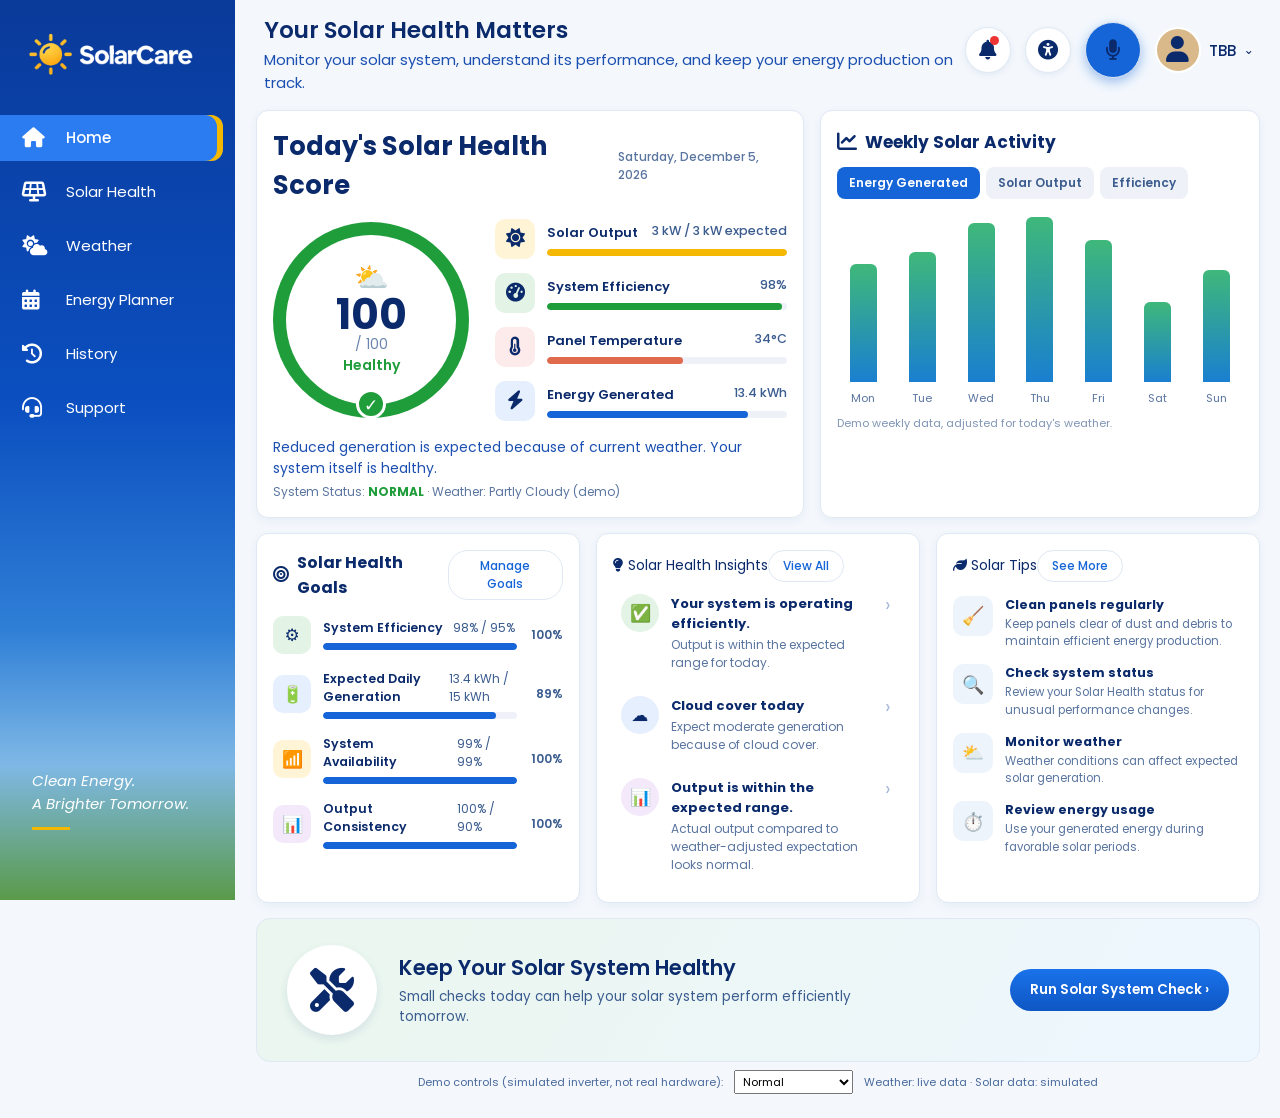
<file: solar-health.html>
<!DOCTYPE html>
<html lang="en">
<head>
<meta charset="UTF-8">
<meta name="viewport" content="width=device-width, initial-scale=1">
<title>SolarCare – Solar Health</title>
<link rel="preconnect" href="https://fonts.googleapis.com">
<link href="https://fonts.googleapis.com/css2?family=Poppins:wght@400;500;600;700&display=swap" rel="stylesheet">
<link rel="stylesheet" href="https://cdnjs.cloudflare.com/ajax/libs/font-awesome/6.7.2/css/all.min.css">
<link rel="stylesheet" href="style.css">
<link rel="stylesheet" href="solar-health.css">
</head>
<body>

<!-- ============ SIDEBAR (same structure/classes as Home Page) ============ -->
<aside class="sidebar">
  <div class="logo">
	<img src="solarcare-logo.png" alt="SolarCare Logo">
  </div>
  <nav aria-label="Main navigation">
    <button class="nav-item active" data-page="home"><span><i class="fa-solid fa-house"></i></span> Home</button>
    <button class="nav-item" data-page="solar-health"><span><i class="fa-solid fa-solar-panel"></i></span> Solar Health</button>
    <button class="nav-item" data-page="weather"><span><i class="fa-solid fa-cloud-sun"></i></span>Weather</button>
    <button class="nav-item" data-page="planner"><span><i class="fa-solid fa-calendar-days"></i></span>Energy Planner</button>
    <button class="nav-item" data-page="history"><span><i class="fa-solid fa-clock-rotate-left"></i></span>History</button>
    <button class="nav-item" data-page="support"><span><i class="fa-solid fa-headset"></i></span>Support</button>
  </nav>
  <div class="tagline">Clean Energy.<br>A Brighter Tomorrow.<i></i></div>
</aside>

<!-- ============ MAIN ============ -->
<main class="main">
  <header class="topbar">
    <div>
      <h1>Your Solar Health Matters</h1>
      <p>Monitor your solar system, understand its performance, and keep your energy production on track.</p>
    </div>
    <div class="top-actions">
      <button class="round" id="btnBell" aria-label="Notifications"> <i class="fa-solid fa-bell"></i><b class="dot"></b></button>
      <button class="round" id="btnAccess" aria-label="Larger text"><i class="fa-solid fa-universal-access"></i></button>
      <button class="round mic" id="btnVoice" aria-label="Voice alert"><i class="fa-solid fa-microphone"></i></button>
      <button class="profile" data-page="profile"><span class="avatar"><i class="fa-solid fa-user"></i></span> TBB <small>⌄</small></button>
    </div>
  </header>

  <!-- ROW 1: Summary + Weekly chart -->
  <section class="row sh-row1">
    <article class="card sh-summary">
      <div class="ch"><h2>Today's Solar Health Score</h2><span class="sh-date" id="todayDate"></span></div>
      <div class="sh-summary-body">
        <div class="ring" id="ring">
          <div class="ring-in">
            <span class="ring-sun" id="ringIcon">
				<i class="fa-solid fa-sun"></i>
			</span>
            <strong id="scorePct">92</strong>
            <small class="sh-of100">/ 100</small>
            <em id="scoreLabel">Healthy</em>
            <span class="check" id="scoreIcon">✓</span>
          </div>
        </div>
        <div class="sh-metrics">
          <div class="sh-metric-row">
			<span class="sh-m-icon" style="background:#fff4d6">
				<i class="fa-solid fa-sun"></i>
			</span>
            <div class="sh-m-info"><b>Solar Output</b><span id="mOutputVal">3.8 kW / 4.0 kW expected</span>
              <div class="sh-bar"><div class="sh-bar-fill" id="mOutputBar" style="background:#f5b800"></div></div></div>
          </div>
          <div class="sh-metric-row">
            <span class="sh-m-icon" style="background:#e3f3e6">
				<i class="fa-solid fa-gauge-high"></i>
			</span>
            <div class="sh-m-info"><b>System Efficiency</b><span id="mEffVal">95%</span>
              <div class="sh-bar"><div class="sh-bar-fill" id="mEffBar" style="background:#1f9d3a"></div></div></div>
          </div>
          <div class="sh-metric-row">
            <span class="sh-m-icon" style="background:#fdeaea">
				<i class="fa-solid fa-temperature-half"></i>
			</span>
            <div class="sh-m-info"><b>Panel Temperature</b><span id="mTempVal">34°C</span>
              <div class="sh-bar"><div class="sh-bar-fill" id="mTempBar" style="background:#e06a4d"></div></div></div>
          </div>
          <div class="sh-metric-row">
            <span class="sh-m-icon" style="background:#e6effd">
				<i class="fa-solid fa-bolt"></i>
			</span>
            <div class="sh-m-info"><b>Energy Generated</b><span id="mEnergyVal">12.6 kWh</span>
              <div class="sh-bar"><div class="sh-bar-fill" id="mEnergyBar" style="background:#1565d8"></div></div></div>
          </div>
        </div>
      </div>
      <p class="sh-summary-msg" id="summaryMsg">Your solar system is operating normally.</p>
      <p class="sh-status-line">System Status: <b id="statusVal">Normal</b> · Weather: <span id="statusWeather">Loading…</span></p>
    </article>

    <article class="card sh-chart-card">
      <div class="ch"><h2><span class="sh-runner">
			<i class="fa-solid fa-chart-line"></i>
		</span> Weekly Solar Activity</h2>
        <div class="sh-tabs" role="tablist">
          <button class="on" data-tab="energy" role="tab" aria-selected="true">Energy Generated</button>
          <button data-tab="output" role="tab" aria-selected="false">Solar Output</button>
          <button data-tab="efficiency" role="tab" aria-selected="false">Efficiency</button>
        </div>
      </div>
      <div class="sh-bars" id="weekChart"></div>
      <p class="sh-demo-label">Demo weekly data, adjusted for today's weather.</p>
    </article>
  </section>

  <!-- ROW 2: Goals / Insights / Tips -->
  <section class="row sh-row2">
    <article class="card sh-goals">
      <div class="ch"><h2><span class="sh-target">
			<i class="fa-solid fa-bullseye"></i>
		</span> Solar Health Goals</h2><button class="sh-pill-btn" id="btnManageGoals">Manage Goals</button></div>
      <div id="goalsList"></div>
    </article>

    <article class="card sh-insights">
      <span class="sh-bulb">
			<i class="fa-solid fa-lightbulb"></i>
		</span> Solar Health Insights</h2><button class="sh-pill-btn" id="btnViewAll">View All</button></div>
      <div id="insightsList"></div>
    </article>

    <article class="card sh-tips">
      <span class="sh-leaf">
			<i class="fa-solid fa-leaf"></i>
		</span> Solar Tips</h2><button class="sh-pill-btn" id="btnSeeMore">See More</button></div>
      <div id="tipsList"></div>
    </article>
  </section>

  <!-- BOTTOM BANNER -->
  <section class="sh-banner">
    <div class="sh-banner-illus" aria-hidden="true">
		<i class="fa-solid fa-screwdriver-wrench"></i>
	</div>
    <div class="sh-banner-text">
      <h2>Keep Your Solar System Healthy</h2>
      <p>Small checks today can help your solar system perform efficiently tomorrow.</p>
    </div>
    <button class="sh-banner-cta" id="btnSystemCheck">Run Solar System Check ›</button>
  </section>

  <footer class="demo">Demo controls (simulated inverter, not real hardware):
    <select id="demoState" aria-label="Simulated system state">
      <option value="normal">Normal</option><option value="low">Low output fault</option><option value="offline">System offline</option>
    </select>
    <span id="dataNote">Weather: live data · Solar data: simulated</span>
  </footer>
</main>

<div class="toast" id="toast" role="status"></div>

<!-- Manage Goals modal -->
<div class="modal" id="goalsModal" hidden>
  <form class="modal-box" id="goalsForm">
    <h2>Manage Solar Health Goals</h2>
    <label>Target system efficiency (%)<input id="goalEff" type="number" min="1" max="100" required></label>
    <label>Target daily generation (kWh)<input id="goalGen" type="number" min="1" max="100" step="0.1" required></label>
    <label>Target system availability (%)<input id="goalAvail" type="number" min="1" max="100" required></label>
    <label>Target output consistency (%)<input id="goalCons" type="number" min="1" max="100" required></label>
    <div class="modal-actions">
      <button type="button" id="closeGoals">Cancel</button>
      <button type="submit" class="primary">Save goals</button>
    </div>
    <small>Saved in this browser (localStorage) and kept after refresh.</small>
  </form>
</div>

<!-- View All insights modal -->
<div class="modal" id="insightsModal" hidden>
  <div class="modal-box">
    <h2>All Solar Health Insights</h2>
    <div id="insightsAll" class="sh-modal-list"></div>
    <div class="modal-actions"><button type="button" id="closeInsights" class="primary">Close</button></div>
  </div>
</div>

<!-- See More tips modal -->
<div class="modal" id="tipsModal" hidden>
  <div class="modal-box">
    <h2>All Solar Tips</h2>
    <div id="tipsAll" class="sh-modal-list"></div>
    <div class="modal-actions"><button type="button" id="closeTips" class="primary">Close</button></div>
  </div>
</div>

<!-- Solar System Check modal -->
<div class="modal" id="checkModal" hidden>
  <div class="modal-box">
    <h2>Solar System Check</h2>
    <div id="checkBody" class="sh-modal-list"></div>
    <div class="modal-actions"><button type="button" id="closeCheck" class="primary">Close</button></div>
  </div>
</div>

<script src="solar-health.js"></script>
</body>
</html>
</file>
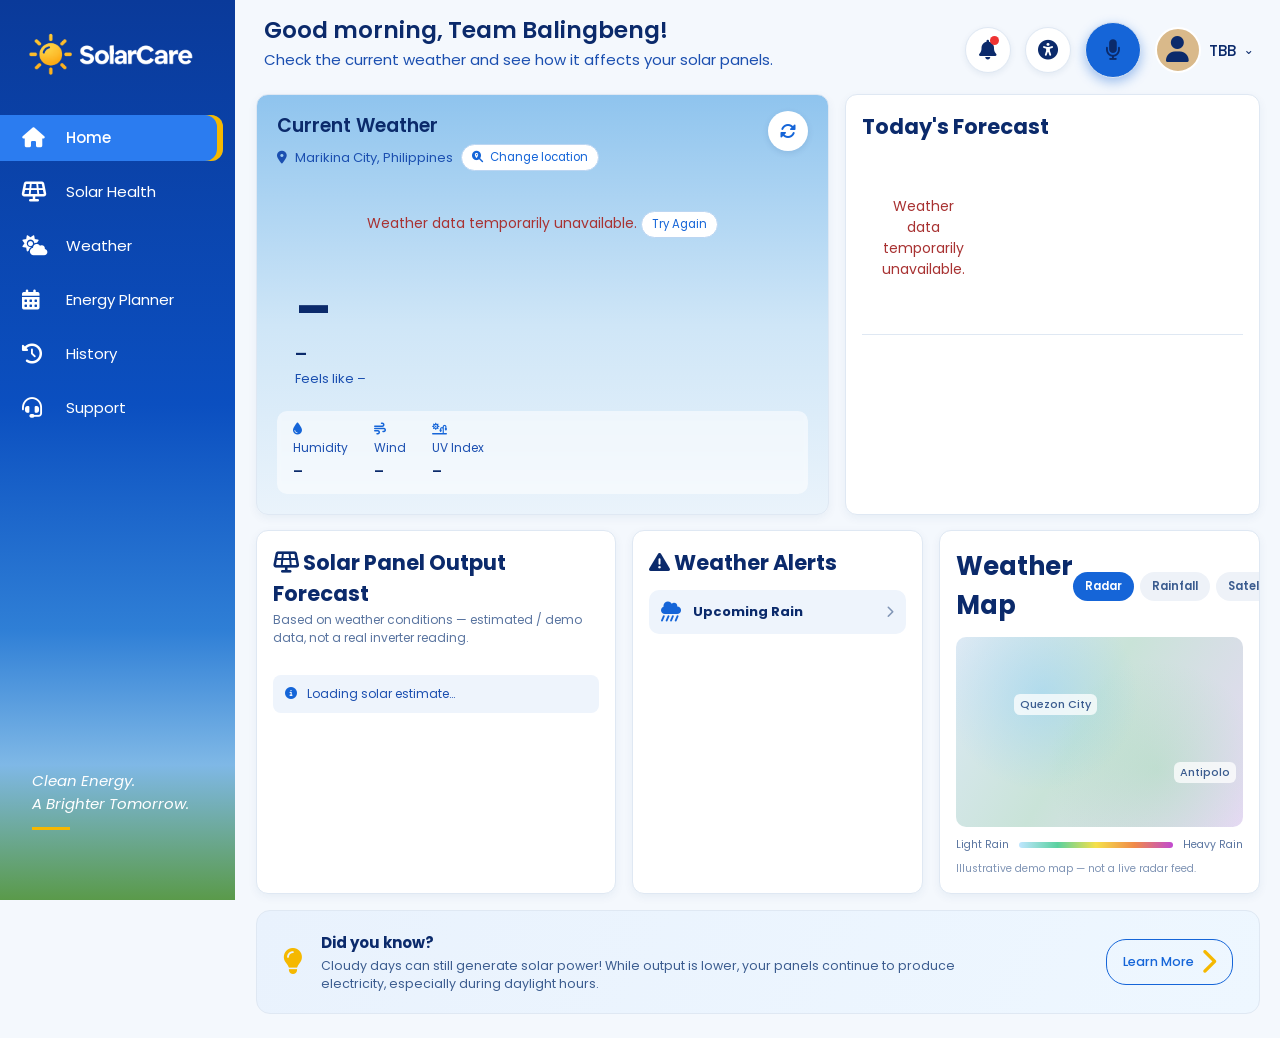
<file: weather.html>
<!DOCTYPE html>
<html lang="en">
<head>
<meta charset="UTF-8">
<meta name="viewport" content="width=device-width, initial-scale=1">
<title>SolarCare – Weather</title>
<link rel="preconnect" href="https://fonts.googleapis.com">
<link href="https://fonts.googleapis.com/css2?family=Poppins:wght@400;500;600;700&display=swap" rel="stylesheet">
<link rel="stylesheet" href="https://cdnjs.cloudflare.com/ajax/libs/font-awesome/6.5.1/css/all.min.css">
<!-- Shared SolarCare design system (same file used by the Home Page / Solar Health page). Not modified. -->
<link rel="stylesheet" href="style.css">
<!-- Page-specific additions, scoped with the w- prefix so other pages are unaffected -->
<link rel="stylesheet" href="weather.css">
</head>
<body>

<!-- ============ SIDEBAR (same structure/classes as the rest of SolarCare) ============ -->
<aside class="sidebar">
  <div class="logo">
	<img src="solarcare-logo.png" alt="SolarCare Logo">
  </div>
  <nav aria-label="Main navigation">
    <button class="nav-item active" data-page="home"><span><i class="fa-solid fa-house"></i></span> Home</button>
    <button class="nav-item" data-page="solar-health"><span><i class="fa-solid fa-solar-panel"></i></span> Solar Health</button>
    <button class="nav-item" data-page="weather"><span><i class="fa-solid fa-cloud-sun"></i></span>Weather</button>
    <button class="nav-item" data-page="planner"><span><i class="fa-solid fa-calendar-days"></i></span>Energy Planner</button>
    <button class="nav-item" data-page="history"><span><i class="fa-solid fa-clock-rotate-left"></i></span>History</button>
    <button class="nav-item" data-page="support"><span><i class="fa-solid fa-headset"></i></span>Support</button>
  </nav>
  <div class="tagline">Clean Energy.<br>A Brighter Tomorrow.<i></i></div>
</aside>

<!-- ============ MAIN ============ -->
<main class="main">
  <header class="topbar">
    <div>
      <h1 id="greeting">Good morning, Team Balingbeng!</h1>
      <p>Check the current weather and see how it affects your solar panels.</p>
    </div>
    <div class="top-actions">
      <button class="round" id="btnBell" aria-label="Notifications"> <i class="fa-solid fa-bell"></i><b class="dot"></b></button>
      <button class="round" id="btnAccess" aria-label="Larger text"><i class="fa-solid fa-universal-access"></i></button>
      <button class="round mic" id="btnVoice" aria-label="Voice alert"><i class="fa-solid fa-microphone"></i></button>
      <button class="profile" data-page="profile"><span class="avatar"><i class="fa-solid fa-user"></i></span> TBB <small>⌄</small></button>
    </div>
  </header>

  <!-- ROW 1: Current weather + Today's forecast -->
  <section class="row w-row1">
    <article class="card w-current">
      <div class="w-cur-top">
        <div>
          <h2>Current Weather</h2>
          <p class="w-loc"><i class="fa-solid fa-location-dot"></i> <span id="locName">Locating…</span>
            <button id="btnChangeLoc" class="w-chip"><i class="fa-solid fa-magnifying-glass-location"></i> Change location</button></p>
        </div>
        <button id="btnRefresh" class="w-refresh" aria-label="Refresh weather"><i class="fa-solid fa-rotate"></i></button>
      </div>

      <div id="curLoading" class="w-state">Loading weather data…</div>
      <div id="curError" class="w-state w-error" hidden>Weather data temporarily unavailable.
        <button id="btnRetry" class="w-chip">Try Again</button></div>

      <div id="curBody" class="w-cur-body" hidden>
        <div class="w-cur-left">
          <i class="w-cur-icon" id="curIcon"></i>
          <div><span class="w-temp" id="curTemp">–</span>
            <p class="w-cond" id="curCond">–</p>
            <p class="w-feels">Feels like <span id="curFeels">–</span></p>
          </div>
        </div>
        <div class="w-cur-stats">
          <span><i class="fa-solid fa-droplet"></i> Humidity<b id="curHumidity">–</b></span>
          <span><i class="fa-solid fa-wind"></i> Wind<b id="curWind">–</b></span>
          <span><i class="fa-solid fa-sun-plant-wilt"></i> UV Index<b id="curUv">–</b></span>
        </div>
      </div>
    </article>

    <article class="card w-forecast">
      <h2>Today's Forecast</h2>
      <div class="w-hourly" id="hourlyList"><div class="w-state">Loading…</div></div>
      <div class="w-daily" id="dailyList"></div>
    </article>
  </section>

  <!-- ROW 2: Solar output + Alerts + Map -->
  <section class="row w-row2">
    <article class="card w-solar">
      <h2><i class="fa-solid fa-solar-panel"></i> Solar Panel Output Forecast</h2>
      <p class="w-sub">Based on weather conditions — estimated / demo data, not a real inverter reading.</p>
      <div class="w-solar-grid" id="solarGrid"></div>
      <div class="w-note" id="solarNote"><i class="fa-solid fa-circle-info"></i><p>Loading solar estimate…</p></div>
    </article>

    <article class="card w-alerts">
      <h2><i class="fa-solid fa-triangle-exclamation"></i> Weather Alerts</h2>
      <div id="alertsBody"></div>
      <div class="w-rain-card" id="rainCard" hidden>
        <i class="fa-solid fa-cloud-showers-heavy"></i>
        <div><b>Upcoming Rain</b><p id="rainText"></p></div>
        <i class="fa-solid fa-chevron-right"></i>
      </div>
    </article>

    <article class="card w-map">
      <div class="ch"><h2>Weather Map</h2>
        <div class="w-tabs">
          <button class="on" data-map="radar">Radar</button>
          <button data-map="rain">Rainfall</button>
          <button data-map="sat">Satellite</button>
        </div>
      </div>
      <div class="w-map-box" id="mapBox">
        <span class="w-map-city" style="left:20%;top:30%">Quezon City</span>
        <span class="w-map-city main" style="left:48%;top:55%"><i class="fa-solid fa-location-dot"></i>Marikina City</span>
        <span class="w-map-city" style="left:76%;top:66%">Antipolo</span>
      </div>
      <div class="w-map-legend"><span>Light Rain</span><i></i><span>Heavy Rain</span></div>
      <p class="w-demo-label">Illustrative demo map — not a live radar feed.</p>
    </article>
  </section>

  <!-- BANNER -->
  <section class="w-banner">
    <i class="fa-solid fa-lightbulb"></i>
    <div class="w-banner-text"><b>Did you know?</b>
      <p id="funFact">Cloudy days can still generate solar power! While output is lower, your panels continue to produce electricity, especially during daylight hours.</p>
    </div>
    <button class="w-banner-cta" id="btnLearnMore">Learn More <i class="fa-solid fa-chevron-right"></i></button>
  </section>
</main>

<div class="toast" id="toast" role="status"></div>

<!-- Change location modal -->
<div class="modal" id="locModal" hidden>
  <div class="modal-box">
    <h2>Change Location</h2>
    <label>Search a city<input id="locInput" type="text" placeholder="e.g. Cebu City" autocomplete="off"></label>
    <div id="locResults" class="w-loc-results"></div>
    <div class="modal-actions"><button type="button" id="closeLoc">Close</button></div>
    <small>Location search uses the free Open-Meteo geocoding service.</small>
  </div>
</div>

<!-- Learn more modal -->
<div class="modal" id="learnModal" hidden>
  <div class="modal-box">
    <h2>Weather &amp; Your Solar System</h2>
    <div id="learnBody" class="w-loc-results"></div>
    <div class="modal-actions"><button type="button" id="closeLearn" class="primary">Close</button></div>
  </div>
</div>

<script src="weather.js"></script>
</body>
</html>
</file>
<file: style.css>
/* ===== Base ===== */
:root{--navy:#0b2a6b;--blue:#1565d8;--green:#1f9d3a;--yellow:#f5b800;--red:#d93a3a;--line:#dfe8f3;--bg:#f4f8fd}
*{box-sizing:border-box;margin:0;padding:0}
html{font-size:14px}
body{font-family:'Poppins',system-ui,sans-serif;background:var(--bg);color:var(--navy);min-width:320px}
body.big{font-size:116%}
button{font:inherit;color:inherit;cursor:pointer;border:0;background:none}
button:focus-visible,a:focus-visible,select:focus-visible{outline:3px solid var(--yellow);outline-offset:2px}

/* ===== Sidebar ===== */
.sidebar{position:fixed;inset:0 auto 0 0;width:235px;background:linear-gradient(180deg,#0a3a9a 0%,#0b4fc0 45%,#2f7fd6 70%,#7fb8e6 85%,#5a9a4a 100%);color:#fff;display:flex;flex-direction:column;padding-top:20px;z-index:5}
.logo{font-size:25px;font-weight:600;padding:0 26px;margin-bottom:26px;display:flex;gap:8px;align-items:center}
.logo-sun{font-size:32px}
.logo img {width: 170px; height: auto; display: block; object-fit: contain;}
.nav-item{display:flex;align-items:center;gap:20px;width:calc(100% - 12px);text-align:left;padding:0 22px;height:46px;margin-bottom:8px;font-size:15px;color:#fff;transition:background .2s}
.nav-item span{width:24px;font-size:20px}
.nav-item:hover{background:rgba(255,255,255,.12)}
.nav-item.active{background:#2b7cf0;border-radius:0 12px 12px 0;box-shadow:-6px 0 0 #f5b800 inset;font-weight:500}
.tagline{margin-top:auto;padding:0 32px 70px;font-style:italic;font-size:15px;line-height:1.5}
.tagline i{display:block;width:38px;height:3px;background:var(--yellow);margin-top:12px}

/* ===== Main / topbar ===== */
.main{margin-left:235px;padding:14px 20px 24px 21px}
.topbar{display:flex;justify-content:space-between;align-items:flex-start;padding:2px 0 16px 8px}
.topbar h1{font-size:23px;font-weight:600;line-height:1.3}
.topbar p{font-size:15px;color:#1b4fb0;margin-top:2px}
.top-actions{display:flex;align-items:center;gap:14px;padding-top:6px}
.round{width:46px;height:46px;border-radius:50%;background:#fff;border:1px solid var(--line);font-size:20px;position:relative;box-shadow:0 2px 6px rgba(20,60,120,.08);transition:transform .15s}
.round:hover{transform:translateY(-1px)}
.round.mic{width:56px;height:56px;background:#1565d8;box-shadow:0 4px 12px rgba(21,101,216,.4)}
.dot{position:absolute;top:8px;right:11px;width:9px;height:9px;background:#e33;border-radius:50%}
.profile{display:flex;align-items:center;gap:8px;font-weight:500;font-size:15px;padding-right:6px}
.avatar{width:46px;height:46px;border-radius:50%;background:#d9b98a;display:grid;place-items:center;font-size:26px;border:2px solid #fff}

/* ===== Cards & grid ===== */
.row{display:grid;gap:16px;margin-bottom:15px}
.row1{grid-template-columns:531fr 319fr 330fr}
.row2{grid-template-columns:276fr 247fr 324fr 317fr}
.row3{grid-template-columns:653fr 334fr 197fr}
.card{background:#fff;border:1px solid var(--line);border-radius:12px;box-shadow:0 3px 10px rgba(20,60,120,.06);padding:16px 16px;position:relative;overflow:hidden}
.ch{display:flex;justify-content:space-between;align-items:center;font-size:17px;font-weight:600}
.ch.sm{font-size:15px}
.chev{font-size:26px;line-height:1;color:var(--navy);padding:0 4px;transition:transform .15s}
.chev:hover{transform:translateX(3px)}
h3{font-weight:600}

/* ===== Hero ===== */
.hero{padding:0;background:linear-gradient(180deg,#a9d3f2 0%,#e4f1fa 45%,#f7efc9 70%);min-height:308px}
.hero h2{padding:16px 20px;font-size:19px;position:relative;z-index:2}
.hero-body{display:flex;align-items:center;gap:22px;padding:0 20px;position:relative;z-index:2}
.ring{--c:#1f9d3a;width:196px;height:196px;border-radius:50%;background:conic-gradient(var(--c) calc(var(--p,100)*1%),#d6e3d6 0);display:grid;place-items:center;flex:none;box-shadow:0 0 0 6px rgba(255,255,255,.4)}
.ring-in{width:170px;height:170px;border-radius:50%;background:#fff;display:flex;flex-direction:column;align-items:center;justify-content:center;position:relative;text-align:center}
.ring-sun{font-size:28px;line-height:1}
.ring-in strong{font-size:42px;line-height:1.1;font-weight:700}
.ring-in em{font-style:normal;font-size:14px;font-weight:600;color:var(--c)}
.check{position:absolute;bottom:-14px;width:30px;height:30px;border-radius:50%;background:var(--c);color:#fff;display:grid;place-items:center;font-size:17px;border:3px solid #fff}
.hero-text h3{font-size:21px;line-height:1.4;max-width:270px}
.hero-text p{font-size:16px;margin-top:10px;max-width:250px;color:#1b4fb0;line-height:1.7}
.hero-text small{display:block;margin-top:8px;font-size:11px;color:#3b5c8f}
.panels {
		position:absolute;
		right:-30px;
		bottom:-40px;
		width:340px;
		height:150px;
		background-image:url("solar-panel-bg.jpg");
		background-size:cover;
		background-position:center;
		background-repeat:no-repeat;
		transform:perspective(300px) rotateX(38deg) rotateZ(-14deg);
		border-radius:8px;
		z-index:1;
	}
.hero::after{content:"";position:absolute;left:0;right:0;bottom:0;height:70px;background:linear-gradient(180deg,transparent,rgba(94,140,80,.55));z-index:0}

/* ===== Weather vs hardware ===== */
.wvh{display:flex;align-items:flex-start;justify-content:space-between;margin:12px 0 10px;text-align:center}
.wvh-col{display:flex;flex-direction:column;align-items:center;gap:4px;width:44%;font-size:13px}
.tile{width:100%;height:80px;border-radius:10px;background:#eef3fa;display:grid;place-items:center;font-size:48px}
.arrow{color:#5aa8ef;font-size:22px;padding-top:26px}
.good{color:var(--green);font-weight:500}.good::before{content:"✔ ";}
.bad{color:var(--red);font-weight:500}.bad::before{content:"↓ ";}
.note{display:flex;gap:10px;align-items:center;background:#eff4fa;border:1px solid var(--line);border-radius:8px;padding:10px 12px;font-size:12px;line-height:1.5}
.note span:first-child{font-size:30px}

/* ===== Neighborhood ===== */
.neigh{padding-bottom:10px}
.map{position:relative;height:178px;margin:12px 0 10px;border-radius:8px;background:linear-gradient(115deg,#b9dc93,#cfe6a9 40%,#a9d183);overflow:hidden}
.map::before{content:"";position:absolute;inset:0;background:linear-gradient(28deg,transparent 42%,#dfe3e6 42% 50%,transparent 50%),linear-gradient(-30deg,transparent 60%,#dfe3e6 60% 66%,transparent 66%)}
.map i{position:absolute;font-style:normal;font-size:30px}
.badge{position:absolute;top:10px;right:10px;background:#fff;border-radius:10px;padding:6px 12px;font-size:12px;font-weight:600;z-index:2;box-shadow:0 2px 6px rgba(0,0,0,.15)}
.pin{position:absolute;left:47%;top:20%;font-size:22px;z-index:2}
.neigh h3{font-size:15px;line-height:1.4}
.neigh p{font-size:12px;color:#1b4fb0;margin-top:4px}

/* ===== Row 2 ===== */
.row2 .card{min-height:334px}
.row2 .ch{font-size:16px}
.brief{text-align:center}
.mic-big{width:100px;height:100px;border-radius:50%;background:#fbe28a;display:grid;place-items:center;margin:8px auto 0}
.mic-big span{width:80px;height:80px;border-radius:50%;background:#1565d8;display:grid;place-items:center;font-size:38px}
.play{background:#1565d8;color:#fff;border-radius:8px;padding:7px 18px;font-size:13px;font-weight:500;margin-top:-8px;position:relative;transition:background .2s}
.play:hover{background:#0f4fb0}
blockquote{text-align:left;font-size:14px;line-height:1.55;margin-top:16px;padding-left:4px}
.access{display:flex;gap:8px;text-align:left;font-size:11px;color:#1b6fc0;margin-top:10px;align-items:center}
.glance{text-align:center}
.phone{width:172px;height:230px;margin:12px auto 10px;background:#111;border-radius:26px 26px 0 0;padding:8px 6px 0}
.screen{height:100%;border-radius:20px 20px 0 0;background:linear-gradient(180deg,#a7d3ee,#dbeaf5);padding:34px 8px 0;display:flex;flex-direction:column;align-items:center}
.time{font-size:34px;font-weight:400}.date{font-size:10px}
.widget{margin-top:14px;background:rgba(255,255,255,.9);border-radius:8px;padding:8px;font-size:9px;width:100%;line-height:1.6;display:flex;flex-direction:column}
.widget b{font-size:12px;color:var(--green)}.widget em{font-style:normal;color:var(--green);background:#e7f5ea;border-radius:4px;margin-top:2px}
.glance p{font-size:13px;text-align:left}
.planner .pl-top{display:flex;align-items:center;gap:12px;margin:10px 0}
.pl-sun{font-size:42px}.planner h3{font-size:16px;line-height:1.4}
.pill{margin:6px auto 8px;width:82%;text-align:center;background:#ffd84d;border-radius:8px;padding:6px;font-size:20px;font-weight:600}
.center{text-align:center;font-size:12px}
.tools{display:grid;grid-template-columns:repeat(4,1fr);gap:8px;margin:12px 0}
.tools button{border:1px solid var(--line);border-radius:8px;padding:8px 2px;font-size:22px;display:flex;flex-direction:column;align-items:center;gap:2px;height:76px;transition:box-shadow .2s,background .2s}
.tools button span{font-size:9.5px;line-height:1.2;color:#1b4fb0}
.tools button:hover,.tools button.on{background:#fff8d6;box-shadow:0 0 0 2px var(--yellow)}
.small{font-size:12px;line-height:1.6}
.step{display:flex;gap:12px;align-items:center;background:#f1f6fb;border-radius:8px;padding:10px;margin-top:12px;font-size:13px;line-height:1.4}
.step:first-of-type{margin-top:10px}
.ic{width:56px;height:56px;background:#fff;border-radius:8px;display:grid;place-items:center;font-size:32px;flex:none}
.step small{display:block;font-size:11px}
.help{width:100%;background:linear-gradient(180deg,#1a72ea,#0e56c4);color:#fff;font-weight:600;border-radius:22px;padding:11px;margin-top:14px;font-size:15px;transition:filter .2s}
.help:hover{filter:brightness(1.1)}.help:active{transform:scale(.99)}
.diy{display:block;color:#1565d8;font-size:11px;font-weight:500;margin-top:12px}
.tiny{font-size:10px;color:#1b4fb0;line-height:1.5;margin-top:3px}

/* ===== Row 3 ===== */
.chart-card{padding:12px 14px 10px;min-height:178px}
.chart{display:grid;grid-template-columns:repeat(5,1fr);margin-top:6px;position:relative}
.chart .hr{text-align:center;font-size:11px;font-weight:500;border-left:1px dashed #e3ebf5}
.chart .hr:first-child{border-left:0}
.chart .hr div{font-size:22px;line-height:1.3}
.chart svg{position:absolute;left:0;right:0;top:44px;width:100%;height:86px}
.chart .space{grid-column:1/-1;height:88px}
.legend{display:flex;align-items:center;gap:14px;font-size:10px;margin-top:2px}
.legend i{display:inline-block;width:10px;height:10px;border-radius:50%;margin-right:5px}
.dot-y{background:#f5b800}.dot-b{background:#5aa8ef}
.slide{margin-left:auto;margin-right:20px;display:flex;gap:16px;align-items:center;background:#f1f6fb;padding:2px 10px;border-radius:12px}
.slide button{font-size:18px;color:#1565d8}
.alerts{display:flex;flex-direction:column;gap:14px}
.alert{display:flex;gap:14px;align-items:center;border-radius:10px;padding:14px;border:1px solid;flex:1;font-size:11px;line-height:1.5;cursor:pointer;text-align:left;width:100%}
.alert b{display:block;font-size:13px}
.alert .ai{width:42px;height:42px;border-radius:50%;display:grid;place-items:center;font-size:22px;color:#fff;flex:none}
.alert.ok{background:#eef8f0;border-color:#a9dcb3}.alert.ok .ai{background:var(--green)}.alert.ok b{color:#137a2b}
.alert.bad{background:#fdeeee;border-color:#f1b8b8}.alert.bad .ai{background:var(--red)}.alert.bad b{color:var(--red)}
.alert.info{background:#eef5fd;border-color:#b7d3f2}.alert.info .ai{background:#5aa8ef}.alert.info b{color:#1565d8}
.alert.warn{background:#fff7e0;border-color:#f1d78a}.alert.warn .ai{background:var(--yellow)}.alert.warn b{color:#a87500}
.quiet{border-radius:12px;background:linear-gradient(180deg,#e6f1fc,#fff);border:1px solid var(--line);display:flex;flex-direction:column;align-items:center;justify-content:center;text-align:center;font-size:13px;line-height:1.5;padding:12px}
.quiet span{font-size:34px}.quiet i{width:58px;height:3px;background:var(--yellow);margin-top:10px}
.demo{font-size:11px;color:#4a6a9c;text-align:center;margin-top:8px}
.demo select{font:inherit;padding:2px 4px;margin:0 8px}

/* ===== Toast & modal ===== */
.toast{position:fixed;bottom:24px;left:50%;transform:translate(-50%,20px);background:var(--navy);color:#fff;padding:10px 20px;border-radius:24px;font-size:13px;opacity:0;pointer-events:none;transition:.25s;z-index:20}
.toast.show{opacity:1;transform:translate(-50%,0)}
.modal{position:fixed;inset:0;background:rgba(10,30,70,.5);display:grid;place-items:center;z-index:30}
.modal[hidden]{display:none}
.modal-box{background:#fff;border-radius:14px;padding:22px;width:min(440px,92vw);display:flex;flex-direction:column;gap:12px;font-size:13px}
.modal-box label{display:flex;flex-direction:column;gap:4px;font-weight:500}
.modal-box textarea,.modal-box input{font:inherit;padding:8px;border:1px solid #c5d5ea;border-radius:8px}
.modal-actions{display:flex;gap:8px;align-items:center}
.modal-actions .call{margin-right:auto;color:var(--red);font-weight:600;text-decoration:none}
.modal-actions button{padding:8px 14px;border-radius:8px;border:1px solid #c5d5ea}
.modal-actions .primary{background:#1565d8;color:#fff;border-color:#1565d8}
.modal-box small{color:#5a75a0;font-size:11px}

/* ===== Responsive ===== */
@media (max-width:1180px){
  .row1,.row3{grid-template-columns:1fr 1fr}.hero{grid-column:1/-1}
  .row2{grid-template-columns:1fr 1fr}
  .row3 .chart-card{grid-column:1/-1}
}
@media (max-width:760px){
  .sidebar{position:static;width:100%;flex-direction:row;flex-wrap:wrap;padding:10px}
  .logo{width:100%;margin-bottom:8px}.tagline{display:none}
  .sidebar nav{display:flex;flex-wrap:wrap;width:100%}
  .nav-item{width:auto;height:38px;padding:0 12px;gap:8px;margin:2px}.nav-item.active{border-radius:10px}
  .main{margin-left:0;padding:12px}
  .topbar{flex-direction:column;gap:10px}
  .row1,.row2,.row3{grid-template-columns:1fr}
  .hero-body{flex-direction:column;padding-bottom:110px;text-align:center}
  .chart{overflow-x:auto}
}
@media (prefers-reduced-motion:reduce){*{transition:none!important}}
</file>
<file: solar-health.css>
/* Solar Health page — scoped additions only. Colors/spacing reuse the
   tokens already defined in style.css (--navy, --blue, --green, --yellow,
   --red, --line, --bg) so this page matches the Home Page design system. */

.sh-row1{grid-template-columns:610fr 490fr}
.sh-row2{grid-template-columns:1fr 1fr 1fr}

/* ----- Notification dropdown ----- */
.sh-notif-wrap{position:relative}
.sh-notif-panel{position:absolute;top:56px;right:0;width:300px;background:#fff;border:1px solid var(--line);border-radius:12px;box-shadow:0 10px 28px rgba(20,60,120,.18);padding:14px;z-index:15}
.sh-notif-panel[hidden]{display:none}
.sh-notif-panel b{display:block;margin-bottom:8px;font-size:14px}
.sh-notif-item{display:flex;gap:8px;padding:8px 6px;border-radius:8px;font-size:12px;line-height:1.5}
.sh-notif-item:hover{background:#f1f6fb}
.sh-notif-item span{font-size:16px}

/* ----- Summary card ----- */
.sh-date{font-size:12px;color:#5a75a0;font-weight:500}
.sh-summary-body{display:flex;gap:26px;align-items:center;margin-top:14px}
.ring-in .sh-of100{font-size:14px;color:#6a86ae;margin-top:-4px}
.sh-metrics{flex:1;display:flex;flex-direction:column;gap:14px}
.sh-metric-row{display:flex;gap:12px;align-items:center}
.sh-m-icon{width:40px;height:40px;border-radius:10px;display:grid;place-items:center;font-size:19px;flex:none}
.sh-m-info{flex:1}
.sh-m-info b{font-size:13px;font-weight:600}
.sh-m-info span{float:right;font-size:12.5px;font-weight:500;color:#3b5c8f}
.sh-bar{clear:both;height:7px;border-radius:5px;background:#eef2f8;margin-top:6px;overflow:hidden}
.sh-bar-fill{height:100%;border-radius:5px;width:0;transition:width .4s}
.sh-summary-msg{margin-top:16px;font-size:14px;color:#1b4fb0}
.sh-status-line{margin-top:4px;font-size:12px;color:#5a75a0}

/* ----- Weekly chart ----- */
.sh-chart-card .ch{flex-direction:column;align-items:flex-start;gap:10px}
.sh-chart-card h2{display:flex;align-items:center;gap:8px;font-size:17px}
.sh-runner{font-size:20px}
.sh-tabs{display:flex;gap:6px}
.sh-tabs button{font-size:12px;padding:7px 12px;border-radius:8px;color:#3b5c8f;background:#eef2f8;transition:background .2s,color .2s}
.sh-tabs button.on{background:var(--blue);color:#fff}
.sh-bars{display:flex;align-items:flex-end;gap:14px;height:190px;margin-top:18px;padding:0 4px}
.sh-bar-col{flex:1;display:flex;flex-direction:column;align-items:center;justify-content:flex-end;height:100%;gap:8px}
.sh-bar-col .stem{width:60%;border-radius:6px 6px 0 0;background:linear-gradient(180deg,#3fb87a,#1a7fd0);transition:height .4s}
.sh-bar-col span{font-size:11px;color:#5a75a0}
.sh-demo-label{font-size:11px;color:#8095b5;margin-top:8px}

/* ----- Goals ----- */
.sh-pill-btn{border:1px solid var(--line);border-radius:20px;padding:6px 14px;font-size:12px;font-weight:500;color:var(--blue);transition:background .2s}
.sh-pill-btn:hover{background:#eef4fc}
.sh-goals .ch,.sh-insights .ch,.sh-tips .ch{justify-content:space-between}
.sh-goals h2,.sh-insights h2,.sh-tips h2{display:flex;align-items:center;gap:8px;font-size:16px}
.sh-goal-row{display:flex;align-items:center;gap:12px;margin-top:16px}
.sh-goal-ic{width:38px;height:38px;border-radius:10px;display:grid;place-items:center;font-size:17px;flex:none}
.sh-goal-info{flex:1}
.sh-goal-info b{font-size:12.5px;font-weight:600}
.sh-goal-info span{float:right;font-size:12px;color:#3b5c8f}
.sh-goal-pct{width:34px;text-align:right;font-size:12px;font-weight:600;color:#3b5c8f}
.sh-goal-line{display:flex;align-items:center;gap:10px}

/* ----- Insights ----- */
.sh-insight{display:flex;gap:12px;align-items:flex-start;padding:12px 8px;border-radius:10px;cursor:pointer;text-align:left;width:100%;transition:background .2s}
.sh-insight:hover{background:#f1f6fb}
.sh-i-ic{width:38px;height:38px;border-radius:50%;display:grid;place-items:center;font-size:17px;flex:none}
.sh-insight b{display:block;font-size:13px}
.sh-insight p{font-size:12px;color:#5a75a0;margin-top:2px;line-height:1.5}
.sh-insight .chev{margin-left:auto;font-size:20px;color:#a9bcd8}

/* ----- Tips ----- */
.sh-tip{display:flex;gap:12px;margin-top:14px}
.sh-tip .sh-t-ic{width:40px;height:40px;border-radius:10px;background:#eef4fc;display:grid;place-items:center;font-size:18px;flex:none}
.sh-tip b{display:block;font-size:12.5px}
.sh-tip p{font-size:11.5px;color:#5a75a0;line-height:1.5;margin-top:2px}

.sh-modal-list{display:flex;flex-direction:column;gap:10px;max-height:60vh;overflow-y:auto}
.sh-modal-list .row-item{border:1px solid var(--line);border-radius:10px;padding:10px 12px;font-size:12.5px;line-height:1.5}
.sh-modal-list .row-item b{display:block;font-size:13px;margin-bottom:2px}
.sh-check-line{display:flex;justify-content:space-between;font-size:13px;padding:8px 0;border-bottom:1px solid var(--line)}
.sh-check-line:last-child{border-bottom:0}

/* ----- Bottom banner ----- */
.sh-banner{position:relative;background:linear-gradient(120deg,#eaf6ee,#eef7ff);border:1px solid var(--line);border-radius:14px;padding:26px 30px;display:flex;align-items:center;gap:22px;margin-top:4px;overflow:hidden}
.sh-banner-illus{font-size:44px;background:#fff;border-radius:50%;width:90px;height:90px;display:grid;place-items:center;flex:none;box-shadow:0 4px 10px rgba(20,60,120,.1)}
.sh-banner-text{flex:1}
.sh-banner-text h2{font-size:21px;font-weight:600}
.sh-banner-text p{font-size:13.5px;color:#3b5c8f;margin-top:4px;max-width:520px}
.sh-banner-cta{background:linear-gradient(180deg,#1a72ea,#0e56c4);color:#fff;font-weight:600;font-size:13.5px;padding:11px 20px;border-radius:22px;white-space:nowrap;transition:filter .2s}
.sh-banner-cta:hover{filter:brightness(1.1)}
.sh-banner-sun{position:absolute;right:24px;bottom:-14px;font-size:64px;opacity:.5}

@media (max-width:1180px){
  .sh-row1,.sh-row2{grid-template-columns:1fr}
}
@media (max-width:760px){
  .sh-summary-body{flex-direction:column}
  .sh-banner{flex-wrap:wrap}
  .sh-banner-sun{display:none}
}
</file>
<file: weather.css>
/* Weather page — scoped additions only. Reuses the tokens already defined
   in style.css (--navy, --blue, --green, --yellow, --red, --line, --bg). */

.logo-img{width:30px;height:30px;display:block}

.w-row1{grid-template-columns:580fr 420fr}
.w-row2{grid-template-columns:370fr 300fr 330fr}

/* ----- Current weather ----- */
.w-current{padding:0;background:linear-gradient(180deg,#8fc4ee 0%,#cfe6f7 55%,#eaf3fb 100%);min-height:320px;display:flex;flex-direction:column}
.w-cur-top{display:flex;justify-content:space-between;align-items:flex-start;padding:16px 20px 0}
.w-cur-top h2{font-size:19px;font-weight:600}
.w-loc{display:flex;align-items:center;gap:8px;font-size:13px;color:#1b4fb0;margin-top:4px;flex-wrap:wrap}
.w-chip{border:1px solid #bcd6f2;background:#fff;border-radius:16px;padding:4px 10px;font-size:11.5px;color:#1565d8;display:inline-flex;align-items:center;gap:6px;transition:background .2s}
.w-chip:hover{background:#eef4fc}
.w-refresh{width:40px;height:40px;border-radius:50%;background:#fff;display:grid;place-items:center;font-size:16px;color:#1565d8;box-shadow:0 2px 6px rgba(20,60,120,.12);transition:transform .3s}
.w-refresh:hover{transform:rotate(60deg)}
.w-refresh.spin i{animation:w-spin 1s linear infinite}
@keyframes w-spin{to{transform:rotate(360deg)}}

.w-state{padding:40px 20px;text-align:center;color:#3b5c8f;font-size:14px}
.w-error{color:#a83232}
.w-cur-body{display:flex;flex-direction:column;gap:22px;padding:6px 20px 20px;flex:1;justify-content:flex-end}
.w-cur-left{display:flex;align-items:center;gap:18px}
.w-cur-icon{font-size:74px;color:#f5b800;text-shadow:0 4px 10px rgba(0,0,0,.08)}
.w-temp{font-size:52px;font-weight:700;line-height:1}
.w-cond{font-size:18px;font-weight:600;margin-top:4px}
.w-feels{font-size:13px;color:#1b4fb0;margin-top:2px}
.w-cur-stats{display:flex;gap:26px;background:rgba(255,255,255,.55);border-radius:10px;padding:12px 16px;backdrop-filter:blur(2px)}
.w-cur-stats span{display:flex;flex-direction:column;gap:4px;font-size:12px;color:#1b4fb0}
.w-cur-stats i{color:#1565d8}
.w-cur-stats b{font-size:14px;color:var(--navy);font-weight:600}

/* ----- Hourly / daily forecast ----- */
.w-hourly{display:grid;grid-template-columns:repeat(5,1fr);gap:8px;margin-top:14px}
.w-hour{text-align:center;background:#f4f8fd;border-radius:10px;padding:12px 4px;font-size:12px}
.w-hour i{font-size:20px;color:#f5b800;margin:6px 0}
.w-hour b{display:block;font-size:14px;margin-top:2px}
.w-hour .rain{color:#1565d8;font-size:11px;margin-top:4px;display:flex;align-items:center;justify-content:center;gap:3px}
.w-daily{display:grid;grid-template-columns:repeat(5,1fr);gap:8px;margin-top:14px;padding-top:14px;border-top:1px solid var(--line)}
.w-day{text-align:center;font-size:11.5px}
.w-day b{display:block;font-size:12.5px}
.w-day i{font-size:19px;color:#f5b800;margin:8px 0 4px;display:block}
.w-day .temps{font-size:12px}
.w-day .temps .max{font-weight:600}
.w-day .temps .min{color:#7d93b5}
.w-day .rain{color:#1565d8;margin-top:3px}

/* ----- Solar output ----- */
.w-sub{font-size:12px;color:#5a75a0;margin-top:2px}
.w-solar-grid{display:grid;grid-template-columns:repeat(4,1fr);gap:10px;margin-top:14px}
.w-solar-cell{border:1px solid var(--line);border-radius:10px;padding:12px 6px;text-align:center}
.w-solar-cell i{font-size:20px;color:#f5b800}
.w-solar-cell .span{font-size:11px;color:#5a75a0;display:block;margin-top:6px}
.w-solar-cell .lvl{font-size:12px;font-weight:600;margin-top:8px}
.w-solar-cell .pct{font-size:11.5px;color:#5a75a0}
.w-note{display:flex;gap:10px;align-items:flex-start;background:#eef4fc;border-radius:8px;padding:10px 12px;margin-top:14px;font-size:12px;line-height:1.5;color:#1b4fb0}
.w-note i{margin-top:2px;color:#1565d8}

/* ----- Alerts ----- */
.w-alerts .ok-box{background:#eef8f0;border:1px solid #a9dcb3;border-radius:10px;padding:16px;text-align:center;margin-top:12px}
.w-alerts .ok-box i{font-size:26px;color:var(--green)}
.w-alerts .ok-box b{display:block;margin-top:8px;font-size:14px;color:#137a2b}
.w-alerts .ok-box p{font-size:12px;color:#3b5c8f;margin-top:2px}
.w-alert-item{display:flex;gap:12px;align-items:flex-start;background:#fdf6e3;border:1px solid #f1d78a;border-radius:10px;padding:12px;margin-top:10px;font-size:12px}
.w-alert-item.bad{background:#fdeeee;border-color:#f1b8b8}
.w-alert-item i{font-size:17px;color:#a87500;margin-top:1px}
.w-alert-item.bad i{color:#d93a3a}
.w-alert-item b{display:block;font-size:13px}
.w-rain-card{display:flex;gap:12px;align-items:center;background:#eef4fc;border-radius:10px;padding:12px;margin-top:12px;font-size:12px}
.w-rain-card i:first-child{font-size:20px;color:#1565d8}
.w-rain-card b{font-size:13px;display:block}
.w-rain-card i:last-child{margin-left:auto;color:#8095b5}

/* ----- Map ----- */
.w-map .ch{align-items:center}
.w-tabs{display:flex;gap:6px}
.w-tabs button{font-size:11.5px;padding:6px 12px;border-radius:16px;color:#3b5c8f;background:#eef2f8;transition:background .2s,color .2s}
.w-tabs button.on{background:var(--blue);color:#fff}
.w-map-box{position:relative;height:190px;border-radius:10px;margin-top:12px;background:linear-gradient(120deg,#dce9f5,#c9e3d8 45%,#e7d9f5);overflow:hidden}
.w-map-box::before{content:"";position:absolute;inset:0;background:radial-gradient(circle at 30% 30%,rgba(120,200,255,.35),transparent 40%),radial-gradient(circle at 70% 70%,rgba(140,220,160,.3),transparent 45%)}
.w-map-city{position:absolute;font-size:11px;font-weight:500;color:#3b5c8f;background:rgba(255,255,255,.75);padding:2px 6px;border-radius:6px}
.w-map-city.main{color:#fff;background:#1565d8;display:flex;align-items:center;gap:4px;font-weight:600}
.w-map-legend{display:flex;align-items:center;gap:10px;font-size:10.5px;color:#5a75a0;margin-top:10px}
.w-map-legend i{flex:1;height:6px;border-radius:4px;background:linear-gradient(90deg,#bfe6ff,#5ad1a0,#f5e04a,#f08a4a,#c14ad1)}
.w-demo-label{font-size:10.5px;color:#8095b5;margin-top:8px}

/* ----- Banner ----- */
.w-banner{display:flex;align-items:center;gap:18px;background:linear-gradient(120deg,#e9f2fd,#eef7ff);border:1px solid var(--line);border-radius:14px;padding:20px 26px;margin-top:16px}
.w-banner i{font-size:26px;color:#f5b800;flex:none}
.w-banner-text{flex:1}
.w-banner-text b{font-size:15px}
.w-banner-text p{font-size:12.5px;color:#3b5c8f;margin-top:3px;max-width:640px}
.w-banner-cta{border:1px solid var(--blue);color:var(--blue);border-radius:20px;padding:9px 16px;font-size:12.5px;font-weight:500;white-space:nowrap;display:flex;align-items:center;gap:6px;transition:background .2s}
.w-banner-cta:hover{background:#eef4fc}

.w-loc-results{display:flex;flex-direction:column;gap:8px;max-height:50vh;overflow-y:auto}
.w-loc-results button.res{border:1px solid var(--line);border-radius:8px;padding:8px 10px;text-align:left;font-size:13px}
.w-loc-results button.res:hover{background:#f1f6fb}
.w-loc-results .row-item{border:1px solid var(--line);border-radius:10px;padding:10px 12px;font-size:12.5px;line-height:1.5}
.w-loc-results .row-item b{display:block;font-size:13px;margin-bottom:2px}

@media (max-width:1180px){
  .w-row1,.w-row2{grid-template-columns:1fr}
}
@media (max-width:760px){
  .w-hourly,.w-daily,.w-solar-grid{grid-template-columns:repeat(3,1fr);overflow-x:auto}
  .w-cur-stats{flex-wrap:wrap;gap:14px}
}
</file>
